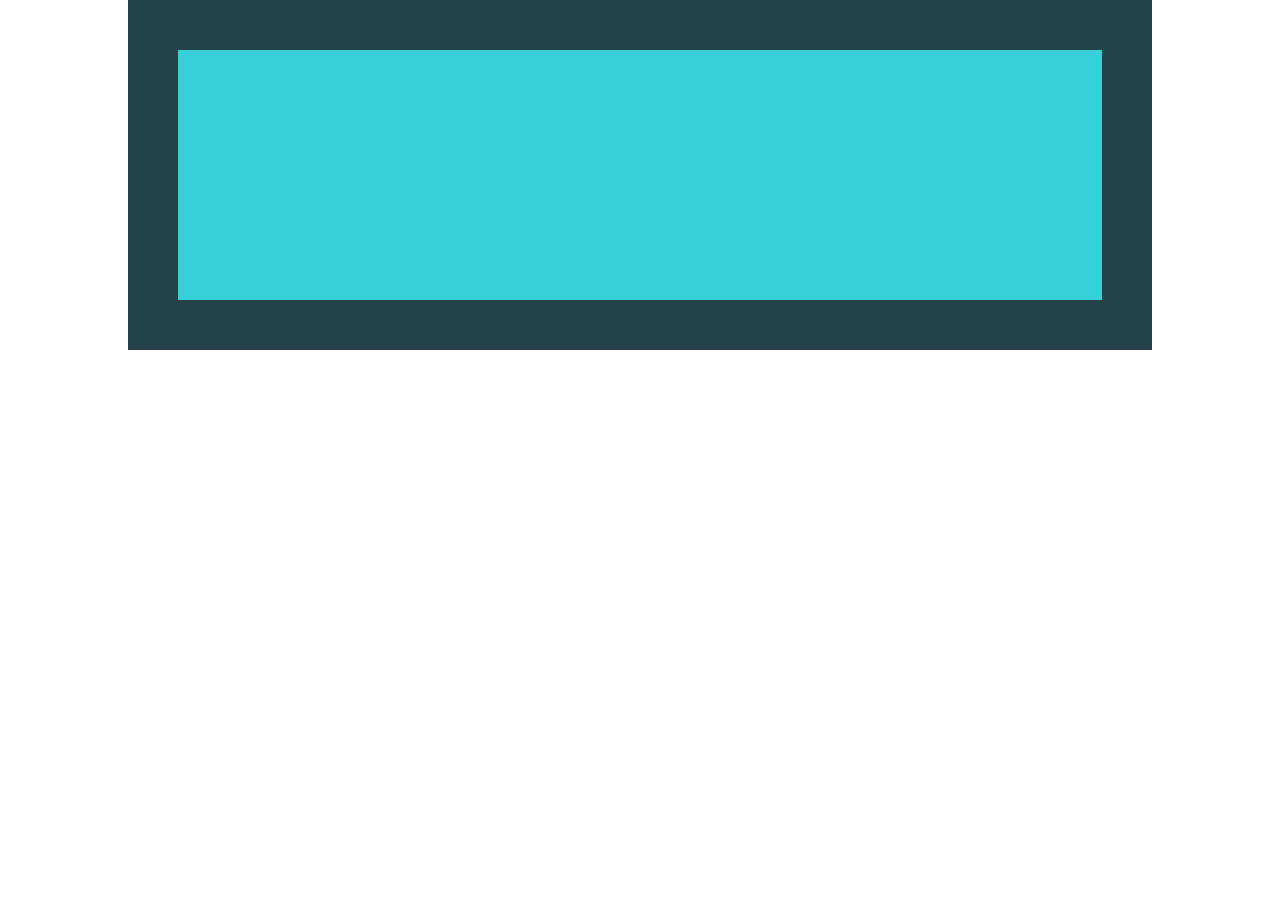
<file: index.html>
<!DOCTYPE html>
<html lang="en">
<head>
    <meta charset="UTF-8">
    <title> Day 1</title>
    <link rel="stylesheet" href="style.css"/>
    <meta name="viewport" content="width=device-width, initial-scale=1.0"
</head>
<body>
    <div class="parent">
        <div class="child">

        </div>
    </div>


</body>
</html>
</file>
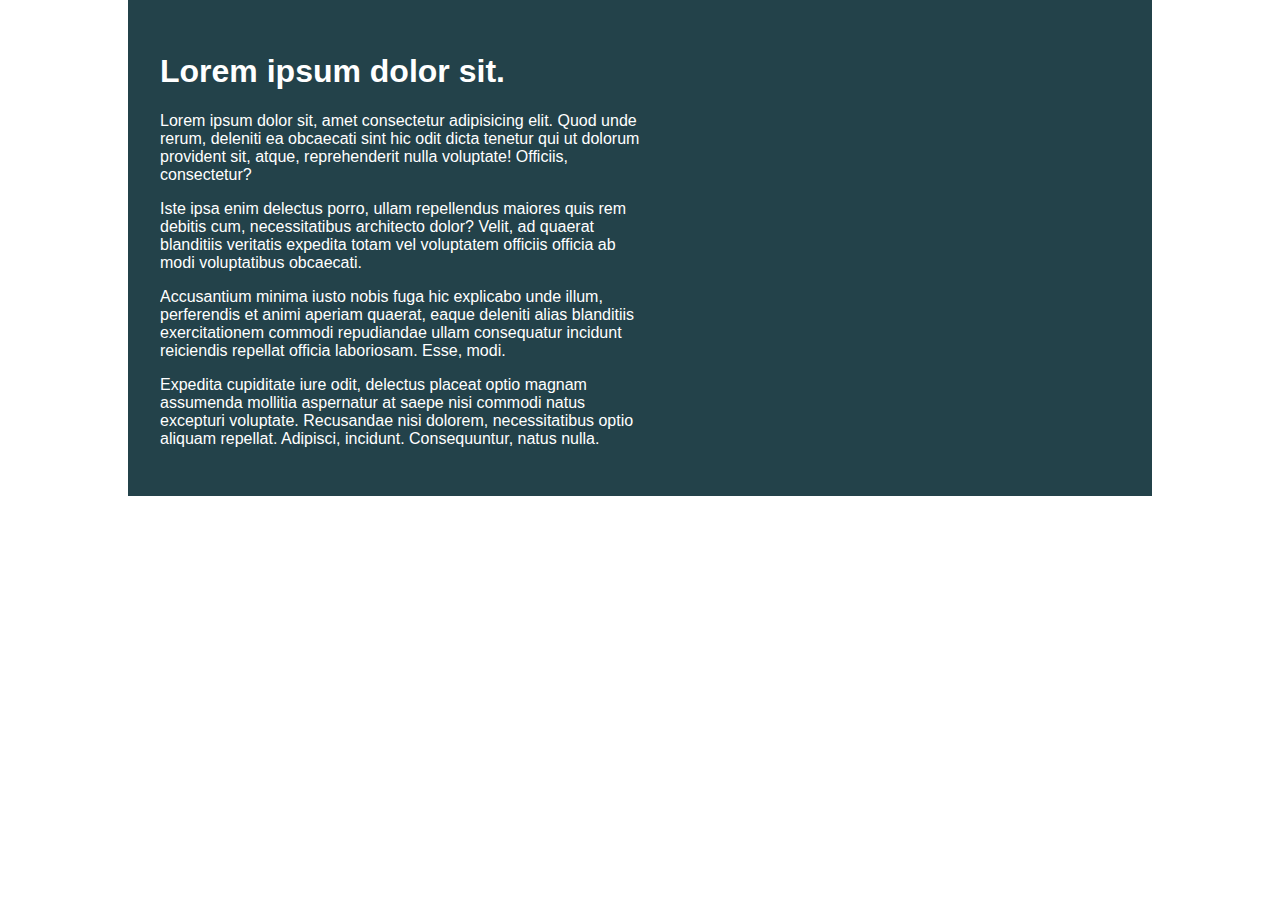
<file: challenge01/index.html>
<!DOCTYPE html>
<html lang="en">

<head>
    <meta charset="UTF-8">
    <meta name="viewport" content="width=device-width, initial-scale=1.0">
    <title>Day 01</title>

    <link rel="stylesheet" href="style.css"/>
</head>

<body>
    <div class="container">
        <div class="intro-content">
            <h1>Lorem ipsum dolor sit.</h1>
            <p>Lorem ipsum dolor sit, amet consectetur adipisicing elit. Quod unde rerum, deleniti ea obcaecati sint hic
                odit dicta tenetur qui ut dolorum provident sit, atque, reprehenderit nulla voluptate! Officiis,
                consectetur?</p>
            <p>Iste ipsa enim delectus porro, ullam repellendus maiores quis rem debitis cum, necessitatibus architecto
                dolor? Velit, ad quaerat blanditiis veritatis expedita totam vel voluptatem officiis officia ab modi
                voluptatibus obcaecati.</p>
            <p>Accusantium minima iusto nobis fuga hic explicabo unde illum, perferendis et animi aperiam quaerat, eaque
                deleniti alias blanditiis exercitationem commodi repudiandae ullam consequatur incidunt reiciendis
                repellat officia laboriosam. Esse, modi.</p>
            <p>Expedita cupiditate iure odit, delectus placeat optio magnam assumenda mollitia aspernatur at saepe nisi
                commodi natus excepturi voluptate. Recusandae nisi dolorem, necessitatibus optio aliquam repellat.
                Adipisci, incidunt. Consequuntur, natus nulla.</p>
        </div>
    </div>
</body>

</html>
</file>
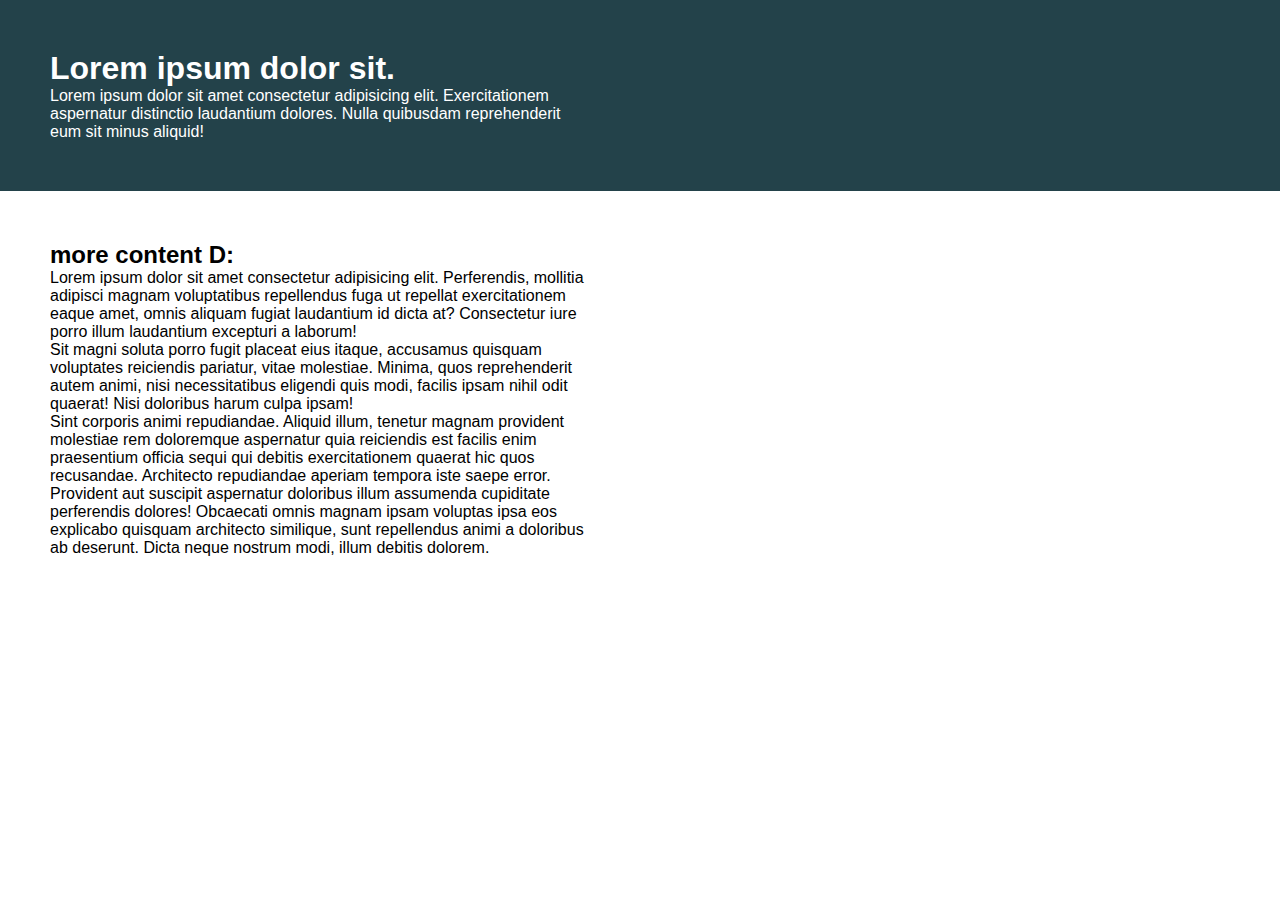
<file: challenge02/index.html>
<!DOCTYPE html>
<html lang="en">
<head>
    <meta charset="UTF-8">
    <meta name="viewport" content="width=device-width, initial-scale=1.0">
    <title>Day 01</title>

    <link rel="stylesheet" href="style.css">
</head>
<body>

<div class="container">
    <div class="intro-content">
        <h1>Lorem ipsum dolor sit.</h1>
        <p>Lorem ipsum dolor sit amet consectetur adipisicing elit. Exercitationem aspernatur distinctio laudantium
            dolores. Nulla quibusdam reprehenderit eum sit minus aliquid!</p>
    </div>
</div>

<div class="more-content">
    <h2>more content D:</h2>
    <p>Lorem ipsum dolor sit amet consectetur adipisicing elit. Perferendis, mollitia adipisci magnam voluptatibus
        repellendus fuga ut repellat exercitationem eaque amet, omnis aliquam fugiat laudantium id dicta at? Consectetur
        iure porro illum laudantium excepturi a laborum!</p>
    <p>Sit magni soluta porro fugit placeat eius itaque, accusamus quisquam voluptates reiciendis pariatur, vitae
        molestiae. Minima, quos reprehenderit autem animi, nisi necessitatibus eligendi quis modi, facilis ipsam nihil
        odit quaerat! Nisi doloribus harum culpa ipsam!</p>
    <p>Sint corporis animi repudiandae. Aliquid illum, tenetur magnam provident molestiae rem doloremque aspernatur quia
        reiciendis est facilis enim praesentium officia sequi qui debitis exercitationem quaerat hic quos recusandae.
        Architecto repudiandae aperiam tempora iste saepe error.</p>
    <p>Provident aut suscipit aspernatur doloribus illum assumenda cupiditate perferendis dolores! Obcaecati omnis
        magnam ipsam voluptas ipsa eos explicabo quisquam architecto similique, sunt repellendus animi a doloribus ab
        deserunt. Dicta neque nostrum modi, illum debitis dolorem.</p>
</div>

</body>
</html>
</file>
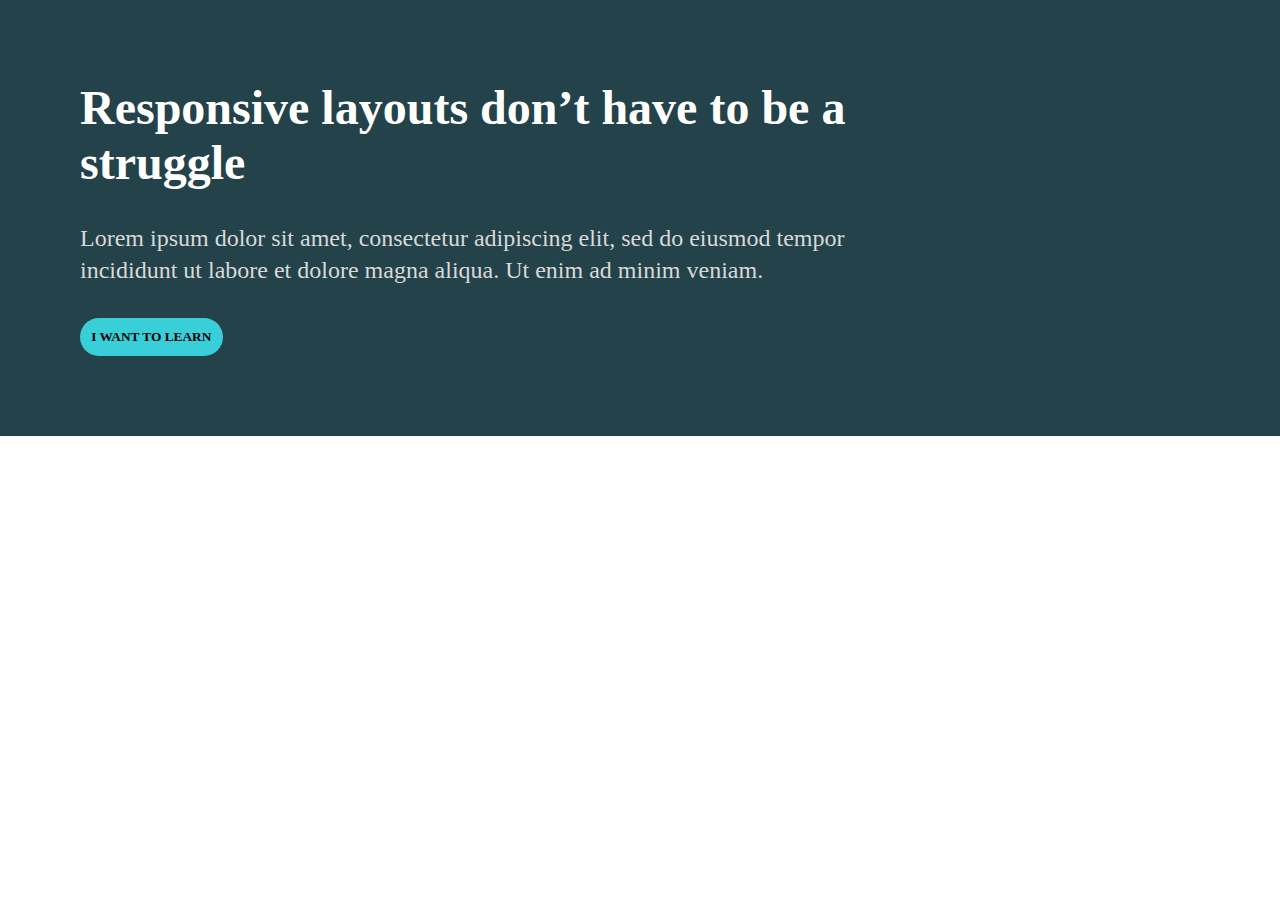
<file: challenge03/index.html>
<!DOCTYPE html>
<html lang="en">
<head>
    <meta charset="UTF-8">
    <title>Challenge 03</title>
    <meta name="viewport" content="width=device-width, initial-scale=1.0">
    <link rel="stylesheet" type="text/css" href="style.css">
</head>
<body>
        <div class="container">
            <div class="text">
            <h1>Responsive layouts don’t have to be a struggle</h1>
            <p>Lorem ipsum dolor sit amet, consectetur adipiscing elit, sed do eiusmod tempor incididunt ut labore et dolore magna aliqua. Ut enim ad minim veniam.
            </p>
            </div>
            <div class="button">
                <button>I WANT TO LEARN</button>
            </div>
        </div>
</body>
</html>
</file>
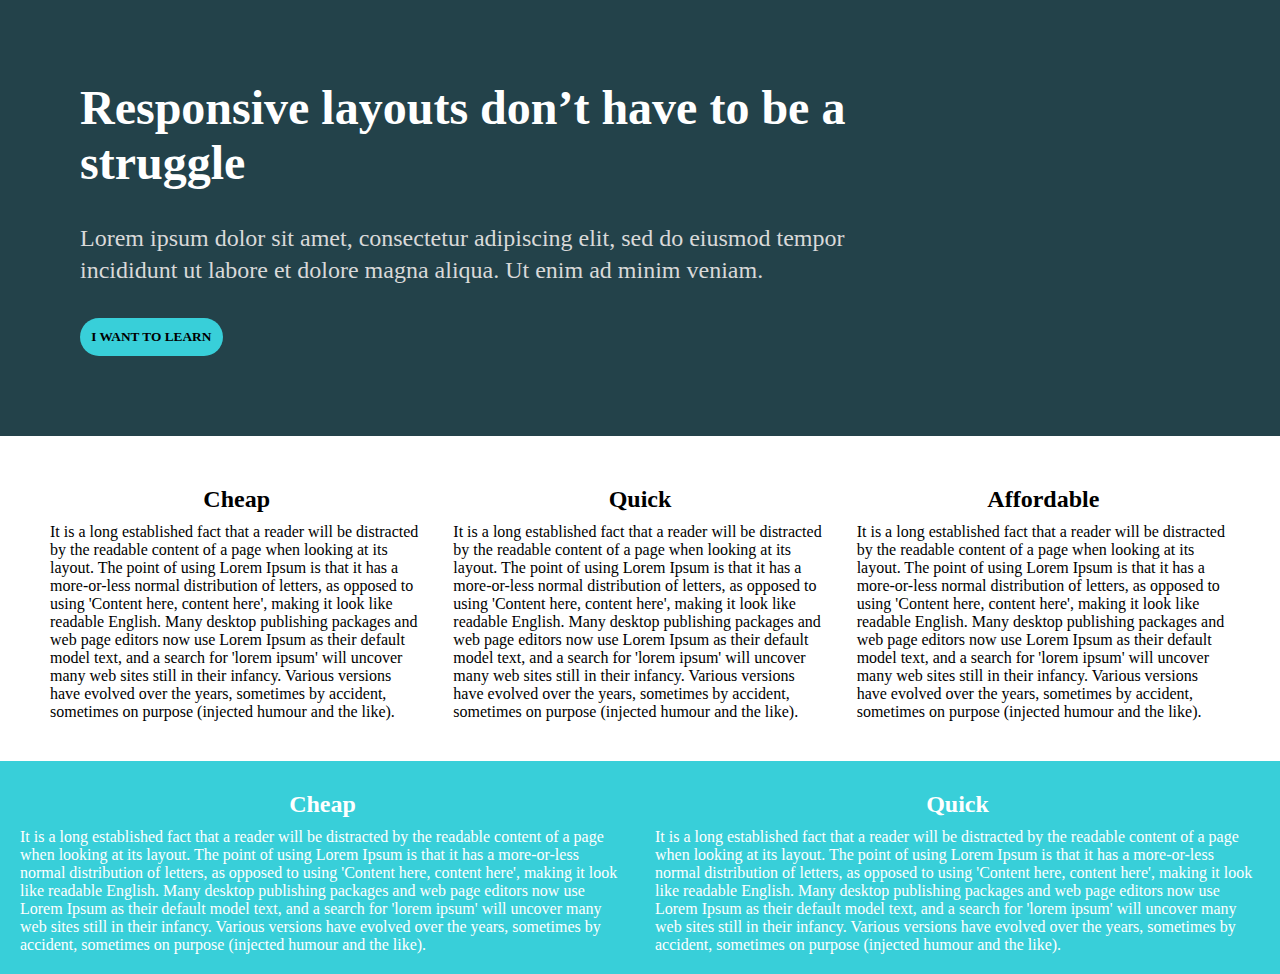
<file: challenge04/index.html>
<!DOCTYPE html>
<html lang="en">
<head>
    <meta charset="UTF-8">
    <title>Challenge 03</title>
    <meta name="viewport" content="width=device-width, initial-scale=1.0">
    <link rel="stylesheet" type="text/css" href="style.css">
</head>
<body>
<div class="container">
    <div class="text">
        <h1>Responsive layouts don’t have to be a struggle</h1>
        <p>Lorem ipsum dolor sit amet, consectetur adipiscing elit, sed do eiusmod tempor incididunt ut labore et dolore magna aliqua. Ut enim ad minim veniam.
        </p>
    </div>
    <div class="button">
        <button>I WANT TO LEARN</button>
    </div>
</div>
<section class="container-text">
    <div class="col">
        <h2>Cheap</h2>
        <p>It is a long established fact that a reader will be distracted by the readable content of a page when looking at its layout. The point of using Lorem Ipsum is that it has a more-or-less normal distribution of letters, as opposed to using 'Content here, content here', making it look like readable English. Many desktop publishing packages and web page editors now use Lorem Ipsum as their default model text, and a search for 'lorem ipsum' will uncover many web sites still in their infancy. Various versions have evolved over the years, sometimes by accident, sometimes on purpose (injected humour and the like).</p>
    </div>
    <div class="col">
        <h2>Quick</h2>
        <p>It is a long established fact that a reader will be distracted by the readable content of a page when looking at its layout. The point of using Lorem Ipsum is that it has a more-or-less normal distribution of letters, as opposed to using 'Content here, content here', making it look like readable English. Many desktop publishing packages and web page editors now use Lorem Ipsum as their default model text, and a search for 'lorem ipsum' will uncover many web sites still in their infancy. Various versions have evolved over the years, sometimes by accident, sometimes on purpose (injected humour and the like).</p>
    </div>
    <div class="col">
        <h2>Affordable</h2>
        <p>It is a long established fact that a reader will be distracted by the readable content of a page when looking at its layout. The point of using Lorem Ipsum is that it has a more-or-less normal distribution of letters, as opposed to using 'Content here, content here', making it look like readable English. Many desktop publishing packages and web page editors now use Lorem Ipsum as their default model text, and a search for 'lorem ipsum' will uncover many web sites still in their infancy. Various versions have evolved over the years, sometimes by accident, sometimes on purpose (injected humour and the like).</p>
    </div>
</section>
<section class="container-text-footer">
    <div class="col">
        <h2>Cheap</h2>
        <p>It is a long established fact that a reader will be distracted by the readable content of a page when looking at its layout. The point of using Lorem Ipsum is that it has a more-or-less normal distribution of letters, as opposed to using 'Content here, content here', making it look like readable English. Many desktop publishing packages and web page editors now use Lorem Ipsum as their default model text, and a search for 'lorem ipsum' will uncover many web sites still in their infancy. Various versions have evolved over the years, sometimes by accident, sometimes on purpose (injected humour and the like).</p>
    </div>
    <div class="col">
        <h2>Quick</h2>
        <p>It is a long established fact that a reader will be distracted by the readable content of a page when looking at its layout. The point of using Lorem Ipsum is that it has a more-or-less normal distribution of letters, as opposed to using 'Content here, content here', making it look like readable English. Many desktop publishing packages and web page editors now use Lorem Ipsum as their default model text, and a search for 'lorem ipsum' will uncover many web sites still in their infancy. Various versions have evolved over the years, sometimes by accident, sometimes on purpose (injected humour and the like).</p>
    </div>
</section>
</body>
</html>
</file>
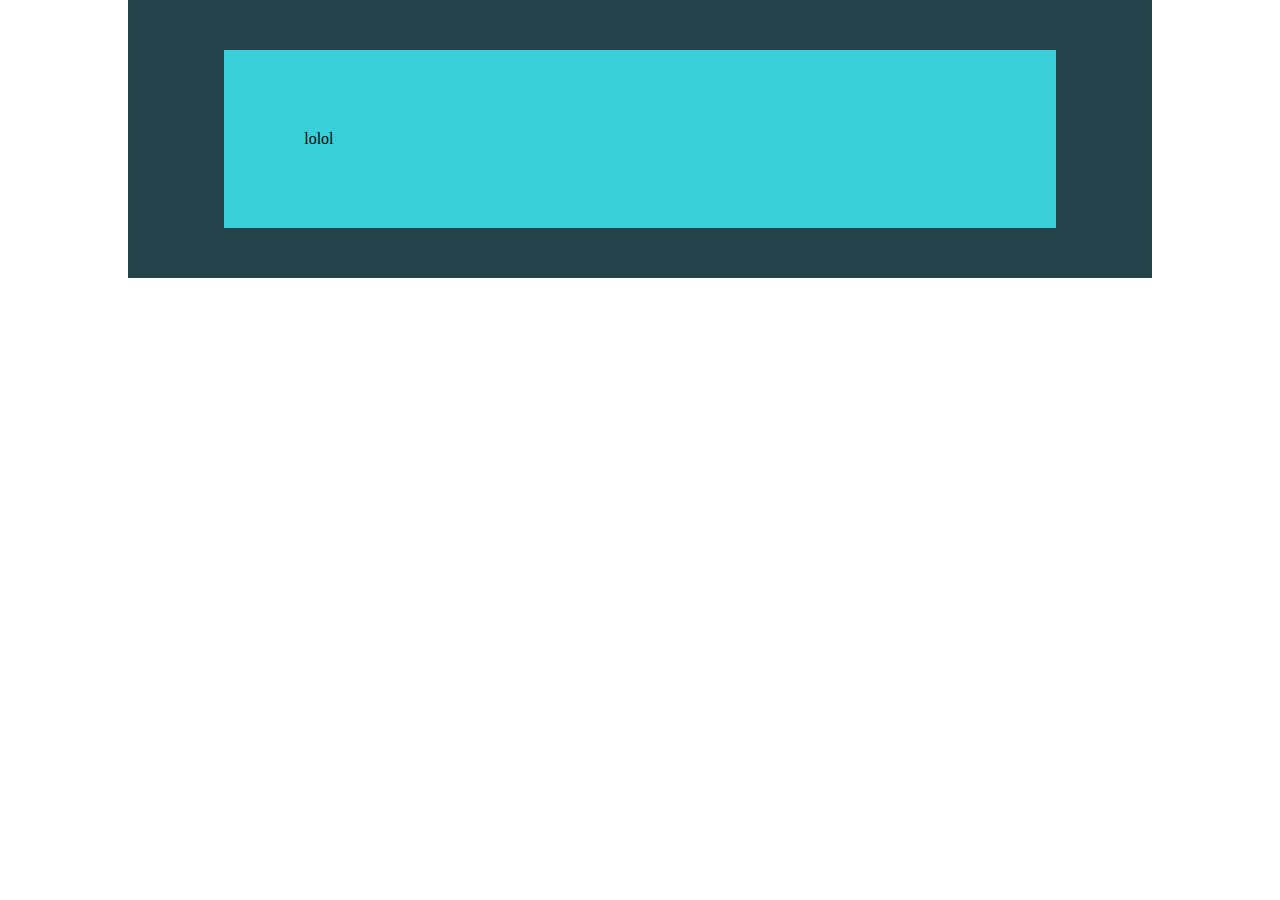
<file: challenge01/index_training.html>
<!DOCTYPE html>
<html lang="en">
<head>
    <meta charset="UTF-8">
    <title> Day 1</title>
    <link rel="stylesheet" href="style_training.css"/>
    <meta name="viewport" content="width=device-width, initial-scale=1.0"
</head>
<body>
    <div class="parent">
        <div class="child">
                lolol
        </div>
    </div>


</body>
</html>
</file>
<file: style.css>
* {
    box-sizing: border-box;
}

body {
    margin: 0;
}

.parent {
    background-color: #23424A;
    padding: 50px;
    width: 80%;
    margin: 0 auto;
}

.child {
    background-color: #38CFD9;
    height: 250px;
}
</file>
<file: challenge01/style.css>
/* INSTRUCTIONS
 *
 * 1) Limit the total width of
 *    the .intro-conent to about half
 *    of it's parent
 *
 * 2) Stop the text from overflowing
 *    out the bottom at small screen
 *    widths
 *
 * You may modify the HTML if needed
 *
 */

* {
  box-sizing: border-box;
}

body {
  margin: 0;
  font-family: sans-serif;
}

.container {
  background-color: #23424a;
  color: white;

  width: 80%;
  margin: 0 auto;

  padding: 2em;

}

.intro-content {
  width: 50%;
  overflow: hidden;

}
</file>
<file: challenge02/style.css>
/* INSTRUCTIONS
 *
 * 1) Keep the text inside .intro-content
 *    in the same place, but have the background
 *    extend from one side of the viewport
 *    to the other, no matter how wide or narrow
 *    the browser is.
 *
 * 2) Limit the maximum width of the text in the
 *    bottom area.
 *
 * You may modify the HTML if needed
 * (you probably should for this challenge)
 *
 */

* {
  box-sizing: border-box;
  margin: 0;
}

body {
  font-family: sans-serif;
}

.container {
  background: #23424a;
  color: white;
}

.intro-content {
  max-width: 50%;
  padding: 50px;

}

.more-content {
  max-width: 50%;
  padding: 50px;
}
</file>
<file: challenge03/style.css>
* {
    box-sizing: border-box;
    margin: 0;
    font-family: "Roboto Light";
    color: white;
}

.container {
    background-color: #23424a;
    padding: 5rem;

}

.text {
    width: 70%;
    font-size: 1.5rem;
}

.text > p {
    padding-top: 2rem;
    color: hsl(0, 0%, 85%);
    line-height: 2rem;
    font-size: 1.5rem;
}

.button > button {
    border-radius: 31.5px;
    background-color: #38CFD9;
    color: black;
    font-weight: bold;
    margin-top: 2rem;
    padding: 0.7rem;
    mix-blend-mode: normal;
    border: none;
}
</file>
<file: challenge04/style.css>
* {
    box-sizing: border-box;
    margin: 0;
    font-family: "Roboto Light";

}

.container {
    background-color: #23424a;
    padding: 5rem;
    color: white;

}

.text {
    width: 70%;
    font-size: 1.5rem;
    color: white;
}

.text > p {
    padding-top: 2rem;
    color: hsl(0, 0%, 85%);
    line-height: 2rem;
    font-size: 1.5rem;
}

.button > button {
    border-radius: 31.5px;
    background-color: #38CFD9;
    color: black;
    font-weight: bold;
    margin-top: 2rem;
    padding: 0.7rem;
    mix-blend-mode: normal;
    border: none;
}

.container-text{
    display: flex;
    align-items: center;
    justify-content: center;
    gap: 30px;
    padding: 20px 20px;
    margin: 20px 30px;
}
.container-text h2 {
    text-align: center;
    padding: 10px;
}

.container-text-footer {
    color: white;
    background-color: #38CFD9;
    display: flex;
    align-items: center;
    justify-content: center;
    padding: 20px 20px;
    gap: 30px;

}
.container-text-footer h2 {
    text-align: center;
    padding: 10px;
}
</file>
<file: challenge01/style_training.css>
* {
    box-sizing: border-box;
}

body {
    margin: 0;
}

.parent {
    background-color: #23424A;
    padding: 50px;
    width: 80%;
    margin: 0 auto;
}

.child {
    background-color: #38CFD9;
    width: 90%;
    padding: 5em;
    margin: 0 auto;
}
</file>
